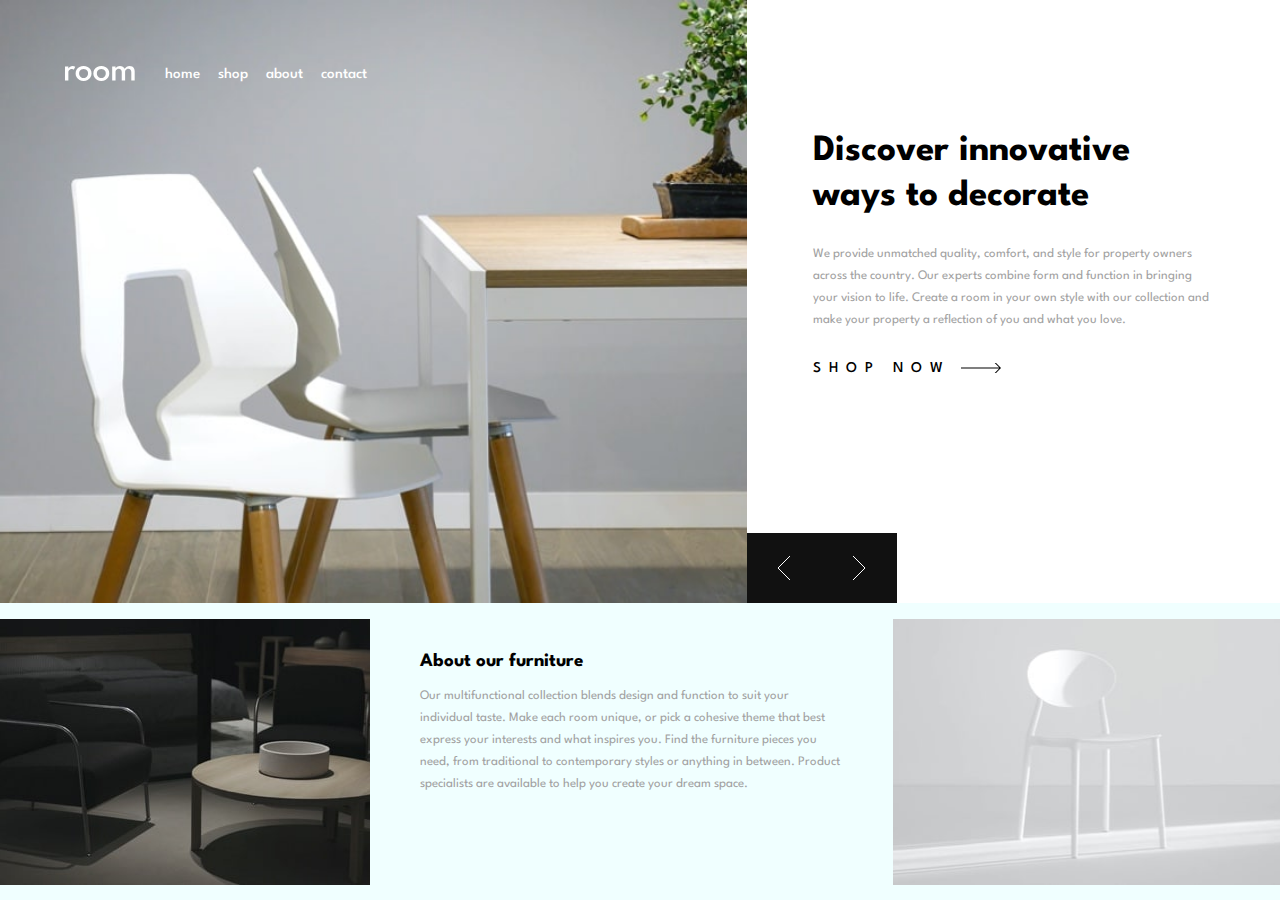
<file: room-homepage/index.html>
<!DOCTYPE html>
<html lang="en">

<head>
  <meta charset="UTF-8">
  <!-- displays site properly based on user's device -->
  <meta name="viewport" content="width=device-width, initial-scale=1.0">

  <link rel="icon" type="image/png" sizes="32x32" href="./images/favicon-32x32.png">

  <!-- link to css file -->
  <link rel="stylesheet" href="resource/css/style.css">

  <title>Frontend Mentor | Room homepage</title>

</head>

<body>

  <!-- main container -->
  <main class="full-page">

    <section class="container">

      <!-- upper section -->
      <div class="up">

        <!-- image and header section -->
        <div class="up-left">

          <div class="header">

            <div class="hamburger">
              <img class="open" src="images/icon-hamburger.svg" />
              <img class="close" src="images/icon-close.svg" />
            </div>

            <a href="index.html" id="logo">
              <img src="images/logo.svg" />
            </a>

            <nav class="nav_items">
              <a href="#" class="item">Home</a>
              <a href="#" class="item">Shop</a>
              <a href="#" class="item">About</a>
              <a href="#" class="item">Contact</a>
            </nav>

          </div>

          <div class="image-round">

            <div class="image-bx one on"></div>
            <div class="image-bx two"></div>
            <div class="image-bx three"></div>

          </div>

        </div>

        <!-- text section corresponding to images-->
        <div class="up-right">

          <div class="text-round">

            <div class="txt-bx on">

              <h1 class="heading">Discover innovative ways to decorate</h1>
              <p class="para">We provide unmatched quality, comfort, and style for property owners across the country.
                Our experts combine form and function in bringing your vision to life. Create a room in your
                own style with our collection and make your property a reflection of you and what you love.</p>
              <a href="#" class="btn">Shop now</a>

            </div>
            <div class="txt-bx">

              <h1 class="heading">We are available all across the globe</h1>
              <p class="para">With stores all over the world, it's easy for you to find furniture for your home or place
                of business.
                Locally, we’re in most major cities throughout the country. Find the branch nearest you using our
                store locator. Any questions? Don't hesitate to contact us today.</p>
              <a href="#" class="btn">Shop now</a>

            </div>
            <div class="txt-bx">

              <h1 class="heading">Manufactured with the best materials</h1>
              <p class="para">Our modern furniture store provide a high level of quality. Our company has invested in
                advanced technology
                to ensure that every product is made as perfect and as consistent as possible. With three decades of
                experience in this industry, we understand what customers want for their home and office.</p>
              <a href="#" class="btn">Shop now</a>

            </div>

          </div>

          <!-- arrow section left and right container -->
          <div class="arrow">
            <div class="arr-left"></div>
            <div class="arr-right"></div>
          </div>

        </div>

      </div>

      <!-- last section starts -->
      <div class="down">

        <!-- down left image section -->
        <div class="down-img-one"></div>

        <!-- down middle text box -->
        <div class="down-text-box">

          <h3 class="heading-2">About our furniture</h3>
          <p class="para">Our multifunctional collection blends design and function to suit your individual taste.
            Make each room unique, or pick a cohesive theme that best express your interests and what
            inspires you. Find the furniture pieces you need, from traditional to contemporary styles
            or anything in between. Product specialists are available to help you create your dream space.</p>

        </div>

        <!-- down right images section -->
        <div class="down-img-two"></div>

      </div>

    </section>

  </main>

  <!-- link to javasript file -->
  <script src="resource/js/script.js"></script>
</body>

</html>
</file>
<file: room-homepage/resource/css/style.css>
/* ------------------------------ global starts ----------------------------- */
@import url('https://fonts.googleapis.com/css2?family=Spartan:wght@400;500;600;700&display=swap');

:root {
   --Dark-Gray: hsl(0, 0%, 63%);
   --Black: hsl(0, 0%, 0%);
   --White: hsl(0, 0%, 100%);
   --Very-Gray: hsl(0, 0%, 27%);
}

* {
   margin: 0;
   padding: 0;
   box-sizing: border-box;
   -webkit-box-sizing: border-box;
   -moz-box-sizing: border-box;
   transition: all 0.5s ease;
   -webkit-transition: all 0.5s ease;
   -moz-transition: all 0.5s ease;
   -ms-transition: all 0.5s ease;
   -o-transition: all 0.5s ease;
}

*::after,
*::before {
   box-sizing: inherit;
}

html {
   font-size: 10px;
   scroll-behavior: smooth;
   -webkit-text-size-adjust: none;
   -webkit-font-smoothing: antialiased;
   font-smooth: antialiased;
}

body {
   font-family: 'Spartan', sans-serif;
   font-weight: 500;
}

a {
   text-decoration: none;
}

img {
   display: block;
   max-width: 100%;
}

/* ------------------------------- global ends ------------------------------ */

/* --------------------------- main section starts -------------------------- */
.full-page {
   width: 100%;
   height: fit-content;
}

.container {
   width: 100%;
   max-width: 1440px;
   margin: 0 auto;
   height: 100vh;
}

.hamburger {
   display: none;
   visibility: hidden;
}

/* -------------------------- upper section starts -------------------------- */
.up {
   width: 100%;
   height: 67vh;
   -webkit-display: flex;
   -moz-display: flex;
   -ms-display: flex;
   -o-display: flex;
   display: flex;
}

.up-left {
   width: 840px;
   height: 100%;
   position: relative;
   overflow: hidden;
}

/* ------------------------------ header starts ----------------------------- */
.header {
   position: absolute;
   width: 100%;
   height: 2vh;
   -webkit-display: flex;
   -moz-display: flex;
   -ms-display: flex;
   -o-display: flex;
   display: flex;
   justify-content: flex-start;
   align-items: center;
   top: 65px;
   left: 65px;
   z-index: 1000;
}

#logo {
   margin-right: 30px;
}
#logo img {
   width: 70px;
}

.item {
   font-size: 1.5rem;
   text-transform: lowercase;
   color: #fff;
   position: relative;
}
.item::before {
   content: '';
   position: absolute;
   width: 0;
   height: 2px;
   -webkit-border-radius: 20px;
   -moz-border-radius: 20px;
   border-radius: 20px;
   left: 50%;
   bottom: -4px;
   transform: translateX(-50%);
   background-color: #fff;
   transition: all 0.2s ease;
}
.item:not(:last-child) {
   margin-right: 15px;
}
.item:hover::before {
   width: 60%;
}
/* ------------------------------- header ends ------------------------------ */

.image-round {
   width: 100%;
   height: 100%;
   -webkit-display: flex;
   -moz-display: flex;
   -ms-display: flex;
   -o-display: flex;
   display: flex;
   position: relative;
}

.one,
.two,
.three {
   width: 100%;
   height: 100%;
   position: absolute;
   background-position: left center;
   background-repeat: no-repeat;
   background-size: cover;
   opacity: 0;
}

.one.on {
   background-image: url('../../images/desktop-image-hero-1.jpg');
   opacity: 1;
}

.two.on {
   background-image: url('../../images/desktop-image-hero-2.jpg');
   opacity: 1;
}

.three.on {
   background-image: url('../../images/desktop-image-hero-3.jpg');
   opacity: 1;
}

.up-right {
   width: 600px;
   height: 100%;
   position: relative;
}

.text-round {
   position: relative;
   padding: 5rem;
   height: 86%;
}

.txt-bx {
   width: 400px;
   height: 260px;
   position: absolute;
   top: 50%;
   left: 50%;
   transform: translate(-50%, -50%);
   -webkit-transform: translate(-50%, -50%);
   -ms-transform: translate(-50%, -50%);
   -o-transform: translate(-50%, -50%);
   opacity: 0;
   visibility: hidden;
}

.txt-bx.on {
   opacity: 1;
   visibility: visible;
}

.heading {
   font-size: 3.7rem;
   font-weight: 700;
   line-height: 1.2;
   margin-bottom: 25px;
}

.para {
   font-size: 1.3rem;
   font-weight: 400;
   color: var(--Dark-Gray);
   margin-bottom: 30px;
   line-height: 1.7;
}

.btn {
   text-transform: uppercase;
   font-size: 1.5rem;
   letter-spacing: 8px;
   position: relative;
   color: var(--Black);
   -webkit-transition: all 0.2s ease;
   -moz-transition: all 0.2s ease;
   -ms-transition: all 0.2s ease;
   -o-transition: all 0.2s ease;
   transition: all 0.2s ease;
}
.btn::before {
   content: ' ';
   position: absolute;
   width: 100px;
   height: 10px;
   left: 85%;
   top: 50%;
   transform: translateY(-50%);
   background-image: url('../../images/icon-arrow.svg');
   background-repeat: no-repeat;
   background-position: center center;
   background-size: initial;
   -webkit-transition: all 0.2s ease;
   -moz-transition: all 0.2s ease;
   -ms-transition: all 0.2s ease;
   -o-transition: all 0.2s ease;
   transition: all 0.2s ease;
   pointer-events: none;
}
.btn:hover,
.btn:focus,
.btn:active {
   letter-spacing: 9px;
}
.btn:hover::before {
   left: 90%;
}

.arrow {
   width: 15rem;
   height: 7rem;
   -webkit-display: flex;
   -moz-display: flex;
   -ms-display: flex;
   -o-display: flex;
   display: flex;
   position: absolute;
   bottom: 0;
   left: 0;
}

.arr-left {
   width: 50%;
   height: 100%;
   background-image: url('../../images/icon-angle-left.svg');
   background-color: #111;
   background-repeat: no-repeat;
   background-position: center center;
   background-size: initial;
   cursor: pointer;
   -webkit-transition: all 0.2s ease;
   -moz-transition: all 0.2s ease;
   -ms-transition: all 0.2s ease;
   -o-transition: all 0.2s ease;
   transition: all 0.2s ease;
}
.arr-left:hover {
   opacity: 0.85;
}

.arr-right {
   width: 50%;
   height: 100%;
   background-image: url('../../images/icon-angle-right.svg');
   background-color: #111;
   background-repeat: no-repeat;
   background-position: center center;
   background-size: initial;
   cursor: pointer;
   -webkit-transition: all 0.2s ease;
   -moz-transition: all 0.2s ease;
   -ms-transition: all 0.2s ease;
   -o-transition: all 0.2s ease;
   transition: all 0.2s ease;
}
.arr-right:hover {
   opacity: 0.85;
}

/* --------------------------- upper section ends --------------------------- */

/* --------------------------- down section starts -------------------------- */

.down {
   width: 100%;
   height: 33vh;
   background-color: azure;
   -webkit-display: flex;
   -moz-display: flex;
   -ms-display: flex;
   -o-display: flex;
   display: flex;
}

.down-img-one {
   width: 420px;
   height: 100%;
   background-image: url('../../images/image-about-dark.jpg');
   background-repeat: no-repeat;
   background-position: center center;
   background-size: initial;
}

.down-text-box {
   width: 580px;
   height: 100%;
   padding: 5rem;
}

.heading-2 {
   font-size: 1.9rem;
   margin-bottom: 15px;
}

.down-img-two {
   width: 440px;
   height: 100%;
   background-image: url('../../images/image-about-light.jpg');
   background-repeat: no-repeat;
   background-position: center center;
   background-size: initial;
}
/* ---------------------------- down section ends --------------------------- */

/* -------------------------- media queries starts -------------------------- */

@media screen and (max-width: 1240px) {
   html {
      font-size: 9px;
   }
}

@media screen and (max-width: 1130px) {
   .text-round {
      padding: 3.5rem;
   }
   .txt-bx {
      width: 340px;
      height: 260px;
   }
}

@media screen and (max-width: 910px) {
   html {
      font-size: 8px;
   }
   .txt-bx {
      width: 320px;
      height: 260px;
   }
}

@media screen and (max-width: 800px) {
   .hamburger {
      display: block;
      visibility: visible;
      position: absolute;
      top: 22px;
      left: 22px;
      z-index: 1000;
   }
   .hamburger .open {
      display: block;
   }
   .hamburger .close {
      display: none;
   }
   .hamburger.on .open {
      display: none;
   }
   .hamburger.on .close {
      display: block;
   }
   .header {
      height: 8vh;
      justify-content: center;
      top: 0;
      left: 0;
      right: 0;
      bottom: 0;
   }
   .up {
      display: block;
      height: 100vh;
   }
   .up-left {
      width: 100%;
      height: 360px;
      position: unset;
   }
   #logo {
      margin-right: 0;
   }
   .nav_items {
      position: absolute;
      width: 100%;
      height: 8vh;
      background-color: #fff;
      opacity: 0;
      visibility: hidden;
      top: -100px;
      left: 0;
      right: 0;
      bottom: 0;
      -webkit-display: flex;
      -moz-display: flex;
      -ms-display: flex;
      -o-display: flex;
      display: flex;
      justify-content: center;
      align-items: center;
   }
   .nav_items.on {
      top: 0;
      opacity: 1;
      visibility: visible;
   }
   .item {
      color: #000;
   }
   .item:hover::before {
      background-color: #111;
   }

   .one,
   .two,
   .three {
      background-position: center;
   }

   .one.on {
      background-image: url('../../images/mobile-image-hero-1.jpg');
   }

   .two.on {
      background-image: url('../../images/mobile-image-hero-2.jpg');
   }

   .three.on {
      background-image: url('../../images/mobile-image-hero-3.jpg');
   }

   .up-right {
      width: 100%;
      height: 405px;
   }

   .text-round {
      padding: 7rem;
   }

   .txt-bx {
      width: 310px;
   }

   .heading {
      margin-bottom: 30px;
   }

   .arrow {
      width: 15rem;
      height: 7rem;
      -webkit-display: flex;
      -moz-display: flex;
      -ms-display: flex;
      -o-display: flex;
      display: flex;
      position: absolute;
      left: unset;
      top: -14%;
      right: 0;
   }

   .down {
      height: 100vh;
      display: block;
   }

   .down-img-one {
      width: 100%;
      height: 240px;
   }

   .down-text-box {
      width: 100%;
      height: 290px;
      display: grid;
      place-content: center;
   }

   .heading-2 {
      font-size: 2.1rem;
      margin-bottom: 20px;
   }

   .down-img-two {
      width: 100%;
      height: 230px;
   }
}
</file>
